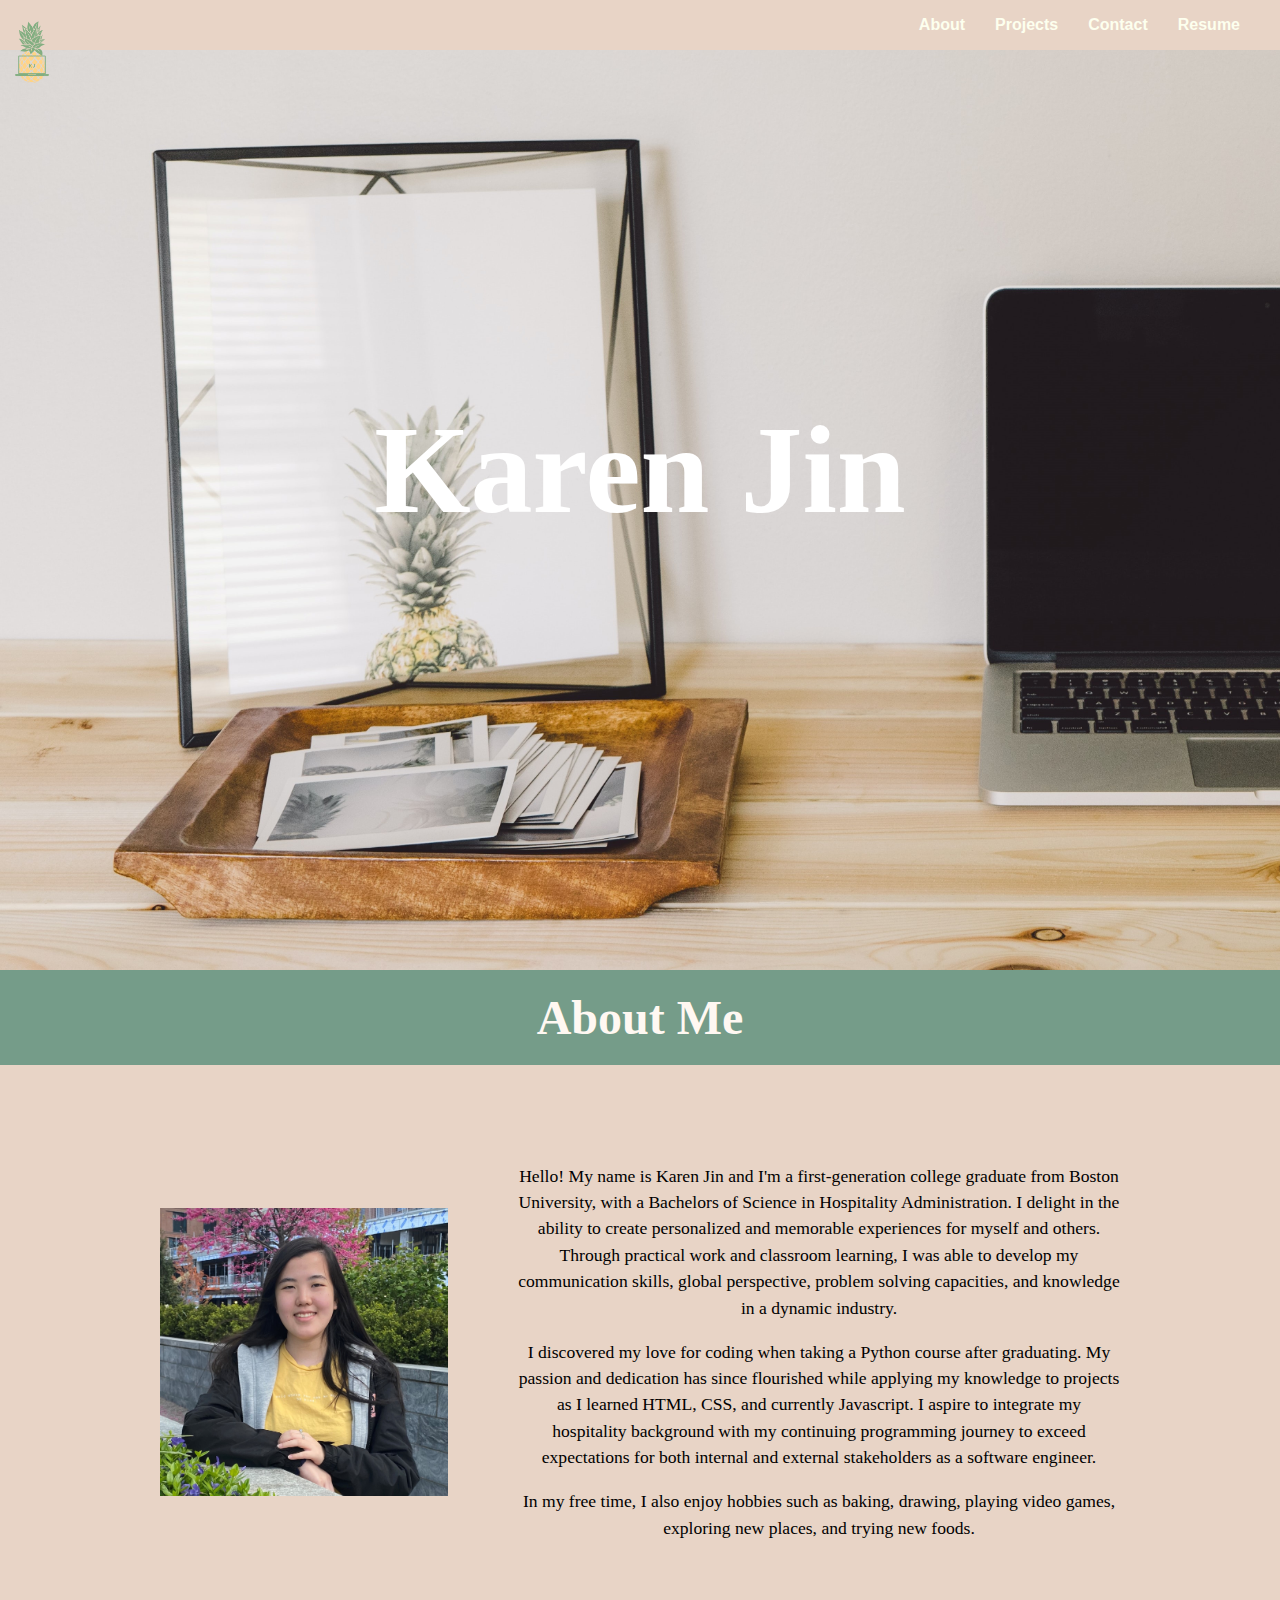
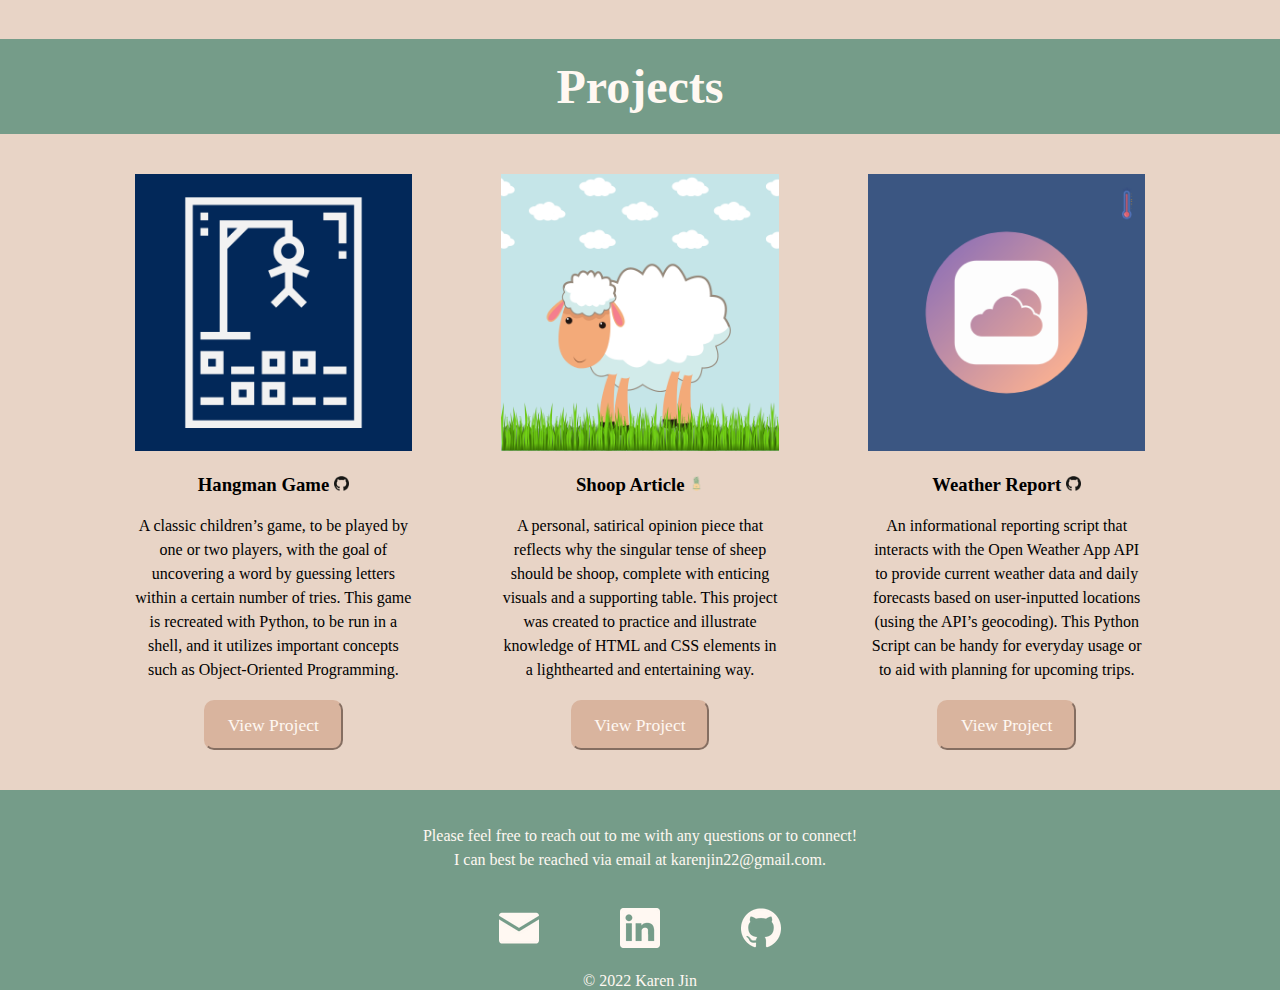
<file: index.html>
<!DOCTYPE html>
<html>
    <head>
        <title>Karen Jin's Personal Website</title>
        <link rel="stylesheet" href="css/styles.css">
        <link rel="stylesheet" href="css/homepage_styles.css">
        <link rel="icon" type="image/x-icon" href="favicon.ico">
        <script>function refresh(){location.reload();}</script>
    </head>
    <body>
        <header>
            <a class="logo" href="index.html" title="Karen Jin">
                <img src="img/kj_icon.png" alt="Brand Icon">
            </a>   
            <nav>
                <ul>
                    <li><a href="#about">About</a></li>
                    <li><a href="#projects">Projects</a></li>
                    <li><a href="#contact">Contact</a></li>
                    <li><a href="files/Resume_Jin_Karen.pdf" target="_blank">Resume</a></li>
                </ul>
            </nav>
        </header>
        <div id="home" class="home">
            <h1>Karen Jin</h1>
        </div>
        <div class="content">
        <div id="about" class="section">
            <h2>About Me</h2>
            <div class= "about">
                <img src="img/about_me.jpg" alt="Karen Jin Photo">
                    <!--<div class="about-image"></div>-->
                <div class="about-text">
                    <p>
                        Hello! My name is Karen Jin and I'm a first-generation college graduate from Boston University, 
                        with a Bachelors of Science in Hospitality Administration. I delight in the ability to 
                        create personalized and memorable experiences for myself and others. Through practical work 
                        and classroom learning, I was able to develop my communication skills, global perspective, 
                        problem solving capacities, and knowledge in a dynamic industry.
                    </p>
                    <p>
                        I discovered my love for coding when taking a Python course after graduating. My passion 
                        and dedication has since flourished while applying my knowledge to projects as I learned 
                        HTML, CSS, and currently Javascript. I aspire to integrate my hospitality background with 
                        my continuing programming journey to exceed expectations for both internal and external 
                        stakeholders as a software engineer. 
                    </p> 
                    <p>
                    In my free time, I also enjoy hobbies such as baking, drawing, playing video games, exploring 
                        new places, and trying new foods. 
                    </p>
                </div>
            </div>
        </div>
        <div id="projects" class="section">
            <h2>Projects</h2>
            <div class="projects">
                <div class="projects-item">
                    <a href="https://github.com/jin-karen/hangman-game" title="Hangman Project" target="_blank"><img src="img/hangman_project.png" alt="Hangman Photo"></a><br>
                    <h3>Hangman Game  <img src="img/github_1.png" alt="GitHub Icon"></h3>
                    <p>
                        A classic children’s game, to be played by one or two players, with the 
                        goal of uncovering a word by guessing letters within a certain number of 
                        tries. This game is recreated with Python, to be run in a shell, and it 
                        utilizes important concepts such as Object-Oriented Programming. 
                    </p><br>
                    <button title="Hangman Project" onclick="window.open('https://github.com/jin-karen/hangman-game','_blank')">View Project</button>
                </div>
                <div class="projects-item">
                    <a href="shoop_opinion_piece.html" title="Shoop Project"><img src="img/shoop_project.png" alt="Sheep Photo"></a><br>
                    <h3>Shoop Article <img src="img/kj_icon.png" alt="Brand Icon"></h3>
                    <p>
                        A personal, satirical opinion piece that reflects why the singular tense of 
                        sheep should be shoop, complete with enticing visuals and a supporting table. 
                        This project was created to practice and illustrate knowledge of HTML and CSS 
                        elements in a lighthearted and entertaining way. 
                    </p><br>
                    <button title="Shoop Project" onclick="document.location='shoop_opinion_piece.html'">View Project</button>
                </div>
                <div class="projects-item">
                    <a href="https://github.com/jin-karen/weather-report-script" title="Weather Report Project" target="_blank"><img src="img/weather_project.png" alt="Weather Photo"></a><br>
                    <h3>Weather Report  <img src="img/github_1.png" alt="GitHub Icon"></h3>
                    <p>
                        An informational reporting script that interacts with the Open Weather App API 
                        to provide current weather data and daily forecasts based on user-inputted locations 
                        (using the API’s geocoding). This Python Script can be handy for everyday usage or to 
                        aid with planning for upcoming trips.  
                    </p><br>
                    <button title="Weather Project" onclick="window.open('https://github.com/jin-karen/weather-report-script','_blank')">View Project</button>
                </div>
            </div>    
        </div>
        <div id="contact" class="section">
            <br>
            <p>
                Please feel free to reach out to me with any questions or to connect! <br>
                I can best be reached via email at <a href="mailto:karenjin22@gmail.com">karenjin22@gmail.com</a>.
            </p>    
            <div class="contact">
                <div class="contact-item">
                        <a href="mailto:karenjin22@gmail.com" title="Email">
                            <img src="img/email.png" alt="Email Icon">
                        </a><br>
                </div>
                <div class="contact-item">
                        <a href="https://www.linkedin.com/in/karen-jin/" title="LinkedIn" target="blank">
                            <img src="img/linkedin.png" alt="LinkedIn Icon">
                        </a><br>
                </div>
                <div class="contact-item">
                        <a href="https://github.com/jin-karen" title="GitHub" target="blank">
                            <img src="img/github.png" alt="Github Icon">
                        </a><br>
                </div>    
            </div>
            <div class="footer">© 2022 Karen Jin</div>
        </div>
        </div>
    </body>
</html>
</file>
<file: css/styles.css>
*{
    box-sizing: border-box;
}

html{
    scroll-behavior: smooth;
}

body{
    margin: 0;
    padding: 0;
    background-color: #E8D4C6;
}

nav ul{
    display: flex;
    gap: 30px;
    justify-content: flex-end;
    margin-right: 40px;
}

nav li{
    font-family: "Fjalla One", sans-serif;
    font-weight: bold;
    list-style: none;
    color: #fdffee;
}

.logo img{
    position: fixed;
    top: 20px; /**60px to avoid header**/
    width: 5%;
}

nav a:link {
    color: #fdffee;
    background-color: transparent;
    text-decoration: none;
}

nav a:visited{
    color: #fdffee;
    background-color: transparent;
    text-decoration: none;
}

nav a:hover {
    color: #D9B49E;
    background-color: transparent;
    text-decoration: none;
}
</file>
<file: css/homepage_styles.css>
.home{
    height: 920px;
    background-image: url(../img/table_laptop.jpg);
    background-repeat: no-repeat;
    background-size: cover;
}

.home h1{
    color: white; 
    text-align: center;
    position: relative;
    top: 350px;
    font-size: 775%; 
    margin: 0;
} 

.content h2{
    text-align: center;
    width: 100%;
    color: #FFF8F2;
    background-color: #759C89;
    margin: 0;
    padding: 20px 0;
    font-weight: bold;
    font-size: 300%;
}

.content p{
    text-align: center;
    overflow-wrap: break-word;
    font-family: 'Times New Roman', Times, serif;
    line-height: 1.5em;
}

.about{
    display: flex;
    gap: 70px;
    margin: 80px auto;
    width: 75%;
}

.about-text {
    flex: 1 1 auto;
    margin: 0;
    align-self: center;
}

.about img{
    flex: 1 1 0;
    width: 30%;
    margin: auto auto;  
}

.about p{
    font-size: 110%;  
}

.projects{
    display: flex;
    gap: 20px;
    margin: 40px 100px;
}

.projects-item{
    flex: 1 1 0;
    text-align: center;
}

.projects-item img{
    width: 80%;
}

.projects-item p{
    width: 80%;
    margin: auto;
}

.projects button{
    width: 40%;
    height: 50px;
    background-color:#D9B49E;
    color: #FFF8F2;
    border-radius: 10px;
    border-color: #D9B49E;
    font-size: 110%;
    font-family: var(--font-sans);
}

.projects h3 img{
    width: 15px;
}

.contact{
    display: flex;
    gap: 20px;
    padding: 20px;
    width: 30%;
    margin: auto auto;
}

.contact-item{
    flex: 1 1 0;
    text-align: center;
}

.section:nth-child(3) {
    background-color:#759C89;
    color:#FFF8F2;
}

.content a:link {
    color: #FFF8F2;
    background-color: transparent;
    text-decoration: none;
}

.content a:visited {
    color: #FFF8F2;
    background-color: transparent;
    text-decoration: none;
}

.content a:hover {
    color: #D9B49E;
    background-color: transparent;
    text-decoration: none;
}

.content a:active {
    color: black;
    background-color: transparent;
    text-decoration: none;
}

.footer{
    text-align: center;
}
</file>
